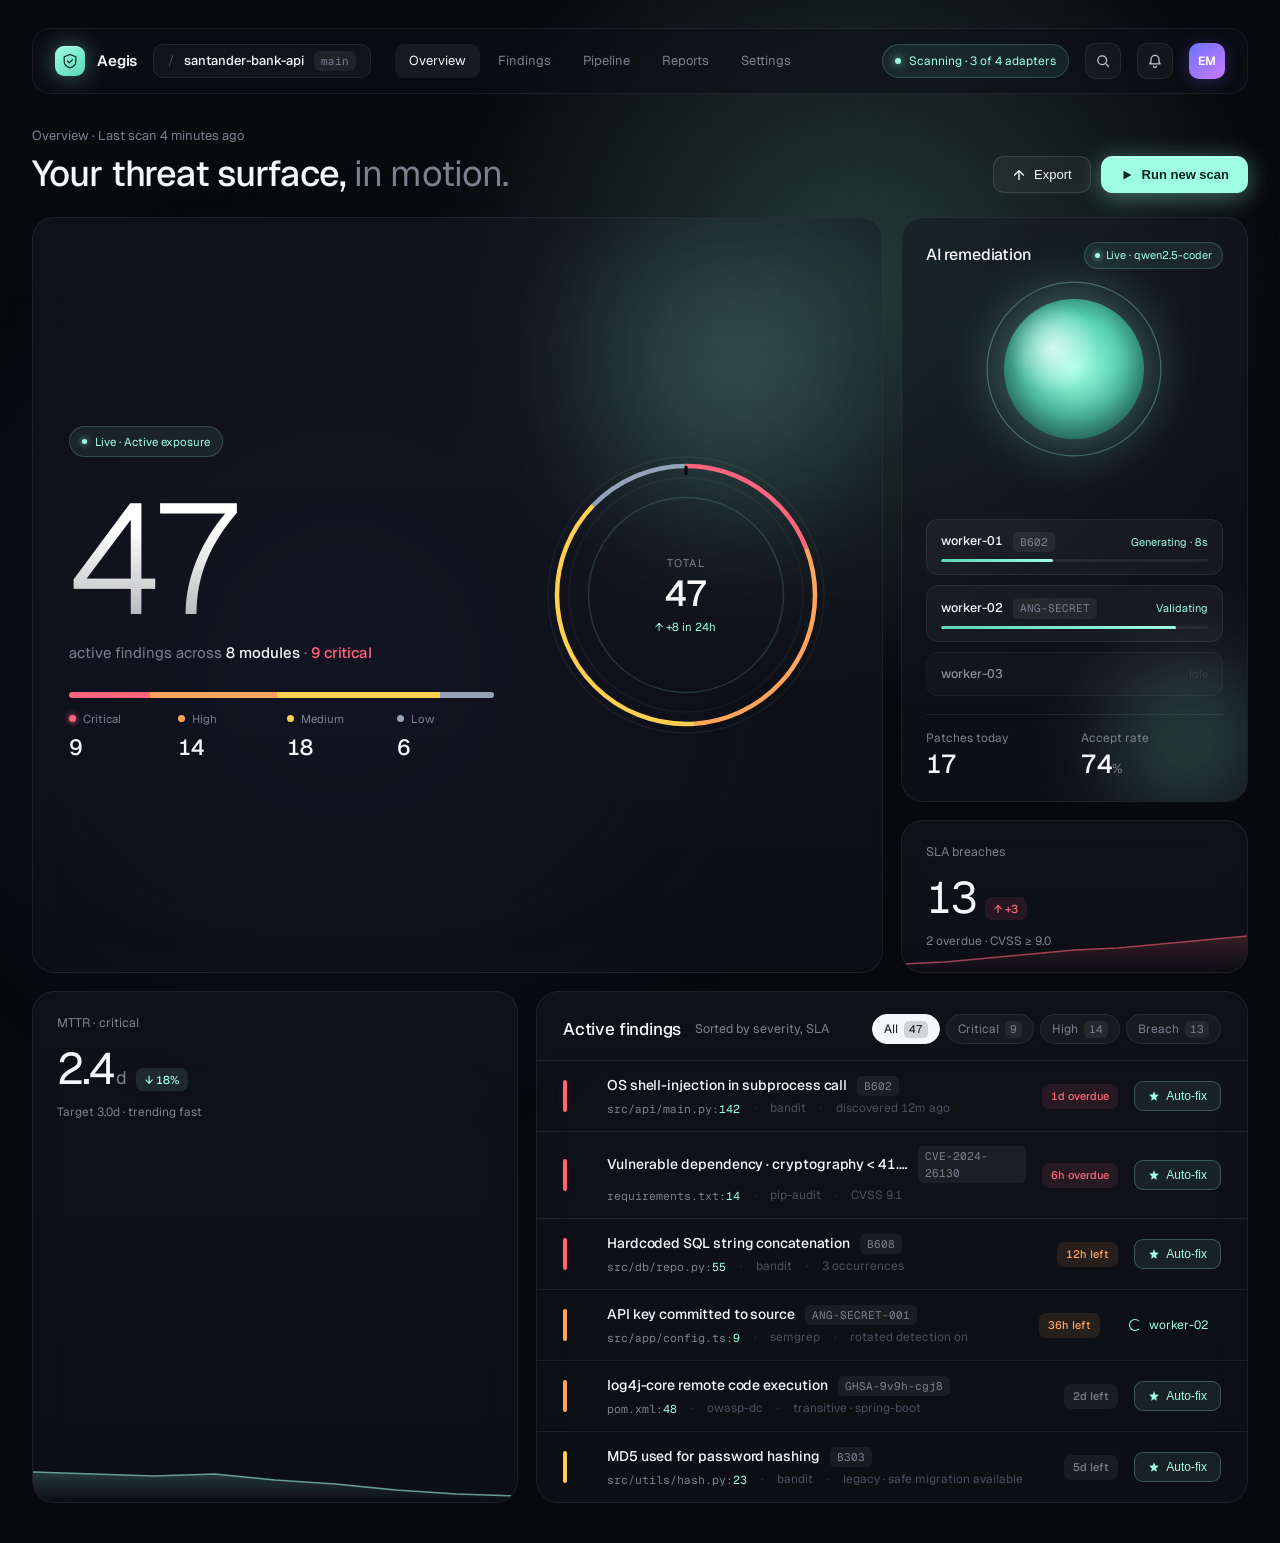
<file: docs/design/design_handoff_halo/Halo - modern futurist.html>
<!doctype html>
<html lang="en">
<head>
<meta charset="utf-8">
<meta name="viewport" content="width=device-width, initial-scale=1">
<title>Aegis · Halo — modern futurist</title>
<link rel="preconnect" href="https://fonts.googleapis.com">
<link rel="preconnect" href="https://fonts.gstatic.com" crossorigin>
<link href="https://fonts.googleapis.com/css2?family=Geist:wght@300;400;500;600;700&family=Geist+Mono:wght@400;500&display=swap" rel="stylesheet">
<style>
  :root {
    --bg:        #07090C;
    --bg-warm:   #0A0D12;
    --surface:   rgba(255, 255, 255, 0.025);
    --surface-2: rgba(255, 255, 255, 0.04);
    --surface-3: rgba(255, 255, 255, 0.06);
    --border:    rgba(255, 255, 255, 0.07);
    --border-2:  rgba(255, 255, 255, 0.12);

    --t-hi:      #F5F7FA;
    --t:         #C2C8D2;
    --t-dim:     #7A818F;
    --t-mute:    #4A5160;
    --t-faint:   #2A2F3A;

    /* Single accent — electric mint */
    --mint:      #9EFFE0;
    --mint-dim:  #5AD7B5;
    --mint-glow: rgba(158, 255, 224, 0.40);
    --mint-soft: rgba(158, 255, 224, 0.08);

    /* Severity — warm and confident */
    --crit:      #FF647D;
    --crit-soft: rgba(255, 100, 125, 0.10);
    --high:      #FFA45C;
    --high-soft: rgba(255, 164, 92, 0.10);
    --med:       #FFCF50;
    --med-soft:  rgba(255, 207, 80, 0.10);
    --low:       #94A3B8;
    --low-soft:  rgba(148, 163, 184, 0.10);

    --f: "Geist", system-ui, sans-serif;
    --f-mono: "Geist Mono", ui-monospace, monospace;
  }

  * { box-sizing: border-box; }
  html, body {
    margin: 0; padding: 0;
    background: var(--bg);
    color: var(--t);
    font-family: var(--f);
    font-size: 14px;
    line-height: 1.5;
    -webkit-font-smoothing: antialiased;
    text-rendering: optimizeLegibility;
    font-feature-settings: "ss01", "ss03", "tnum";
    min-height: 100vh;
    overflow-x: hidden;
  }

  /* ============ AMBIENT — atmospheric, breathing ============ */
  .atmos {
    position: fixed; inset: 0; pointer-events: none; z-index: 0;
  }
  .atmos .b1 {
    position: absolute;
    top: -30%; right: -10%;
    width: 1100px; height: 1100px;
    background: radial-gradient(circle, var(--mint-glow) 0%, transparent 55%);
    filter: blur(8px);
    opacity: 0.50;
    animation: breathe 14s ease-in-out infinite;
  }
  .atmos .b2 {
    position: absolute;
    bottom: -40%; left: -20%;
    width: 1200px; height: 1200px;
    background: radial-gradient(circle, rgba(120, 100, 255, 0.18) 0%, transparent 60%);
    filter: blur(10px);
    opacity: 0.55;
    animation: breathe2 18s ease-in-out infinite;
  }
  .atmos .grain {
    position: absolute; inset: 0;
    background-image: radial-gradient(rgba(255,255,255,0.018) 1px, transparent 1px);
    background-size: 3px 3px;
    mix-blend-mode: overlay;
  }
  @keyframes breathe {
    0%, 100% { transform: scale(1) translate(0,0); opacity: 0.50; }
    50%      { transform: scale(1.08) translate(-30px, 20px); opacity: 0.65; }
  }
  @keyframes breathe2 {
    0%, 100% { transform: scale(1) translate(0,0); opacity: 0.55; }
    50%      { transform: scale(1.05) translate(40px, -30px); opacity: 0.40; }
  }

  /* ============ APP SHELL ============ */
  .app {
    position: relative; z-index: 1;
    width: 100%; min-height: 100vh;
    padding: 28px 32px 40px;
    max-width: 1480px;
    margin: 0 auto;
  }

  /* ============ NAV ============ */
  .nav {
    display: flex; align-items: center; gap: 16px;
    padding: 14px 22px;
    background: rgba(13, 16, 22, 0.55);
    border: 1px solid var(--border);
    border-radius: 18px;
    backdrop-filter: blur(20px) saturate(140%);
    -webkit-backdrop-filter: blur(20px) saturate(140%);
    margin-bottom: 32px;
  }
  .brand {
    display: flex; align-items: center; gap: 12px;
  }
  .brand .mk {
    width: 30px; height: 30px;
    border-radius: 9px;
    background: linear-gradient(140deg, var(--mint) 0%, var(--mint-dim) 100%);
    display: grid; place-items: center;
    color: #06231C;
    box-shadow: 0 0 24px var(--mint-glow), inset 0 1px 0 rgba(255,255,255,0.4);
  }
  .brand .mk svg { width: 16px; height: 16px; }
  .brand .nm {
    font-weight: 600; font-size: 15px;
    color: var(--t-hi); letter-spacing: -0.01em;
  }
  .nav .repo {
    display: flex; align-items: center; gap: 10px;
    padding: 6px 14px;
    background: var(--surface-2);
    border: 1px solid var(--border);
    border-radius: 10px;
    font-size: 13px;
  }
  .nav .repo .sl { color: var(--t-mute); }
  .nav .repo .nm { color: var(--t-hi); font-weight: 500; }
  .nav .repo .br {
    color: var(--t-dim);
    padding: 2px 7px;
    background: var(--surface-3);
    border-radius: 6px;
    font-family: var(--f-mono);
    font-size: 11px;
  }
  .nav .links {
    display: flex; gap: 4px; margin-left: 8px;
  }
  .nav .links a {
    padding: 7px 14px;
    border-radius: 9px;
    font-size: 13px; color: var(--t-dim);
    text-decoration: none;
    transition: 160ms;
  }
  .nav .links a:hover { color: var(--t); background: var(--surface-2); }
  .nav .links a.on { color: var(--t-hi); background: var(--surface-3); }
  .nav .grow { flex: 1; }
  .nav .status {
    display: inline-flex; align-items: center; gap: 8px;
    padding: 7px 12px;
    background: var(--mint-soft);
    border: 1px solid rgba(158, 255, 224, 0.18);
    border-radius: 999px;
    font-size: 12px; color: var(--mint);
  }
  .nav .status .dot {
    width: 6px; height: 6px; border-radius: 50%;
    background: var(--mint);
    box-shadow: 0 0 8px var(--mint);
    animation: pulse 2s ease-in-out infinite;
  }
  @keyframes pulse {
    0%, 100% { opacity: 1; }
    50%      { opacity: 0.45; }
  }
  .nav .ic-btn {
    width: 36px; height: 36px;
    border-radius: 10px;
    background: var(--surface-2);
    border: 1px solid var(--border);
    display: grid; place-items: center;
    color: var(--t); cursor: pointer;
    transition: 160ms;
  }
  .nav .ic-btn:hover { background: var(--surface-3); color: var(--t-hi); }
  .nav .ic-btn svg { width: 16px; height: 16px; }
  .nav .avatar {
    width: 36px; height: 36px;
    border-radius: 10px;
    background: linear-gradient(140deg, #6B73FF, #C97AFF);
    display: grid; place-items: center;
    color: #fff; font-weight: 600; font-size: 12px;
    box-shadow: 0 2px 16px rgba(120,100,255,0.30);
  }

  /* ============ PAGE HEADER ============ */
  .head {
    display: grid;
    grid-template-columns: 1fr auto;
    gap: 24px;
    align-items: flex-end;
    margin-bottom: 24px;
  }
  .head .lbl {
    font-size: 13px; color: var(--t-dim);
    margin-bottom: 8px;
  }
  .head h1 {
    margin: 0;
    font-size: 36px;
    font-weight: 500;
    line-height: 1.1;
    color: var(--t-hi);
    letter-spacing: -0.025em;
  }
  .head h1 .lt { color: var(--t-dim); font-weight: 400; }
  .head .actions {
    display: flex; gap: 10px;
  }
  .btn {
    display: inline-flex; align-items: center; gap: 8px;
    padding: 10px 18px;
    border-radius: 11px;
    font-size: 13px; font-weight: 500;
    cursor: pointer; transition: 160ms;
    border: 1px solid var(--border-2);
    background: var(--surface-2);
    color: var(--t-hi);
  }
  .btn:hover { background: var(--surface-3); }
  .btn.primary {
    background: var(--mint);
    color: #06231C;
    border-color: var(--mint);
    box-shadow: 0 4px 24px var(--mint-glow), inset 0 1px 0 rgba(255,255,255,0.4);
    font-weight: 600;
  }
  .btn.primary:hover {
    background: #B5FFE5;
    transform: translateY(-1px);
    box-shadow: 0 6px 32px var(--mint-glow), inset 0 1px 0 rgba(255,255,255,0.5);
  }

  /* ============ BENTO GRID ============ */
  .bento {
    display: grid;
    grid-template-columns: 1.4fr 1fr 1fr;
    grid-auto-rows: minmax(0, auto);
    gap: 18px;
  }
  .card {
    background:
      linear-gradient(180deg, rgba(255,255,255,0.025) 0%, rgba(255,255,255,0.01) 100%),
      rgba(13, 16, 22, 0.55);
    border: 1px solid var(--border);
    border-radius: 22px;
    backdrop-filter: blur(20px) saturate(140%);
    -webkit-backdrop-filter: blur(20px) saturate(140%);
    padding: 24px;
    position: relative;
    overflow: hidden;
  }
  .card .ttl {
    font-size: 12.5px; color: var(--t-dim);
    margin-bottom: 4px;
    display: flex; align-items: center; gap: 8px;
  }
  .card .ttl .accent { color: var(--mint); }

  /* ---- HERO CARD ---- */
  .hero {
    grid-column: span 2;
    grid-row: span 2;
    padding: 32px 36px;
    display: grid;
    grid-template-columns: 1fr 320px;
    gap: 32px;
    align-items: center;
  }
  .hero::before {
    content: "";
    position: absolute;
    top: -100px; right: -100px;
    width: 500px; height: 500px;
    background: radial-gradient(circle, var(--mint-glow), transparent 60%);
    filter: blur(40px);
    opacity: 0.6;
    pointer-events: none;
  }
  .hero .l-col { position: relative; z-index: 2; }
  .hero .eyebrow {
    display: inline-flex; align-items: center; gap: 8px;
    padding: 6px 12px;
    background: var(--mint-soft);
    border: 1px solid rgba(158, 255, 224, 0.18);
    border-radius: 999px;
    font-size: 11.5px; color: var(--mint);
    margin-bottom: 28px;
  }
  .hero .eyebrow .dot {
    width: 5px; height: 5px; border-radius: 50%;
    background: var(--mint); box-shadow: 0 0 6px var(--mint);
    animation: pulse 1.8s ease-in-out infinite;
  }
  .hero .figure {
    font-size: 156px;
    font-weight: 300;
    line-height: 0.95;
    letter-spacing: -0.06em;
    color: var(--t-hi);
    font-variant-numeric: tabular-nums;
    margin: 0 0 8px;
    background: linear-gradient(180deg, #FFFFFF 30%, rgba(255,255,255,0.65) 100%);
    -webkit-background-clip: text;
    background-clip: text;
    -webkit-text-fill-color: transparent;
  }
  .hero .figure-cap {
    font-size: 15px;
    color: var(--t-dim);
    margin-bottom: 28px;
  }
  .hero .figure-cap .strong { color: var(--t-hi); font-weight: 500; }
  .hero .figure-cap .crit { color: var(--crit); font-weight: 500; }

  /* Severity row — proportional bar */
  .sev-row {
    display: flex; flex-direction: column; gap: 12px;
  }
  .sev-bar {
    display: flex;
    height: 6px;
    border-radius: 999px;
    overflow: hidden;
    background: var(--surface-3);
  }
  .sev-bar > i { display: block; height: 100%; }
  .sev-bar > i.c { background: var(--crit); }
  .sev-bar > i.h { background: var(--high); }
  .sev-bar > i.m { background: var(--med); }
  .sev-bar > i.l { background: var(--low); }
  .sev-legend {
    display: grid; grid-template-columns: repeat(4, 1fr);
    gap: 12px;
  }
  .sev-legend .it {
    display: flex; flex-direction: column; gap: 4px;
  }
  .sev-legend .it .l {
    display: flex; align-items: center; gap: 7px;
    font-size: 11.5px;
    color: var(--t-dim);
  }
  .sev-legend .it .l .sw {
    width: 7px; height: 7px; border-radius: 50%;
  }
  .sev-legend .it.c .sw { background: var(--crit); box-shadow: 0 0 6px var(--crit); }
  .sev-legend .it.h .sw { background: var(--high); }
  .sev-legend .it.m .sw { background: var(--med); }
  .sev-legend .it.l .sw { background: var(--low); }
  .sev-legend .it .n {
    font-size: 22px; font-weight: 500; color: var(--t-hi);
    font-variant-numeric: tabular-nums;
    letter-spacing: -0.01em;
  }

  /* Hero right column — radial visualizer */
  .hero .r-col {
    display: grid; place-items: center;
    position: relative; z-index: 2;
  }
  .hero .radial { width: 300px; height: 300px; position: relative; }
  .hero .radial svg { width: 100%; height: 100%; display: block; }
  .hero .radial .lbl {
    position: absolute;
    top: 50%; left: 50%; transform: translate(-50%, -50%);
    text-align: center;
  }
  .hero .radial .lbl .l {
    font-size: 11px; color: var(--t-dim);
    margin-bottom: 4px;
    text-transform: uppercase; letter-spacing: 0.1em;
  }
  .hero .radial .lbl .n {
    font-size: 36px; font-weight: 500;
    color: var(--t-hi); line-height: 1;
    font-variant-numeric: tabular-nums;
    letter-spacing: -0.02em;
  }
  .hero .radial .lbl .n .u { font-size: 14px; color: var(--t-dim); font-weight: 400; }
  .hero .radial .lbl .d {
    margin-top: 6px;
    font-size: 11.5px; color: var(--mint);
  }
  .hero .radial-rotate {
    animation: rotate 60s linear infinite;
    transform-origin: center;
  }
  @keyframes rotate { to { transform: rotate(360deg); } }

  /* ---- KPI CARDS ---- */
  .kpi { padding: 22px 24px; }
  .kpi .l {
    font-size: 12.5px; color: var(--t-dim);
    margin-bottom: 14px;
  }
  .kpi .v-row {
    display: flex; align-items: baseline; gap: 10px;
  }
  .kpi .n {
    font-size: 44px; font-weight: 400;
    color: var(--t-hi); line-height: 1;
    font-variant-numeric: tabular-nums;
    letter-spacing: -0.03em;
  }
  .kpi .n .u { font-size: 18px; color: var(--t-dim); font-weight: 400; margin-left: 2px; }
  .kpi .delta {
    display: inline-flex; align-items: center; gap: 3px;
    padding: 3px 9px;
    border-radius: 7px;
    font-size: 11.5px; font-weight: 500;
    font-variant-numeric: tabular-nums;
  }
  .kpi .delta.up { background: rgba(158, 255, 224, 0.10); color: var(--mint); }
  .kpi .delta.dn { background: var(--crit-soft); color: var(--crit); }
  .kpi .delta.warn { background: var(--high-soft); color: var(--high); }
  .kpi .delta.flat { background: var(--surface-3); color: var(--t-dim); }
  .kpi .foot {
    margin-top: 12px;
    font-size: 12px; color: var(--t-dim);
  }
  .kpi .spark {
    position: absolute; bottom: 0; right: 0; left: 0;
    height: 40px;
    pointer-events: none;
    opacity: 0.6;
  }
  .kpi .spark svg { width: 100%; height: 100%; display: block; }

  /* ---- FINDINGS CARD ---- */
  .findings {
    grid-column: span 2;
    padding: 0;
  }
  .findings .head-bar {
    padding: 22px 26px 16px;
    display: flex; align-items: center; gap: 14px;
    border-bottom: 1px solid var(--border);
  }
  .findings .head-bar h3 {
    margin: 0; font-size: 17px; font-weight: 500;
    color: var(--t-hi); letter-spacing: -0.01em;
  }
  .findings .head-bar .ct {
    font-size: 12.5px; color: var(--t-dim);
  }
  .findings .head-bar .filt {
    margin-left: auto;
    display: flex; gap: 6px;
  }
  .chip {
    display: inline-flex; align-items: center; gap: 6px;
    padding: 5px 11px;
    background: var(--surface-2);
    border: 1px solid var(--border);
    border-radius: 999px;
    font-size: 12px; color: var(--t-dim);
    cursor: pointer;
  }
  .chip:hover { background: var(--surface-3); color: var(--t); }
  .chip.on { background: var(--t-hi); color: var(--bg); border-color: var(--t-hi); }
  .chip .n {
    font-size: 11px;
    padding: 0 5px;
    border-radius: 5px;
    background: var(--surface-3);
    color: var(--t-dim);
    font-variant-numeric: tabular-nums;
  }
  .chip.on .n { background: rgba(7, 9, 12, 0.15); color: var(--bg); }

  .findings .list {
    display: flex; flex-direction: column;
  }
  .frow {
    display: grid;
    grid-template-columns: 28px 1fr auto auto;
    gap: 16px;
    align-items: center;
    padding: 14px 26px;
    border-bottom: 1px solid var(--border);
    position: relative;
    transition: 120ms;
  }
  .frow:last-child { border-bottom: none; }
  .frow:hover { background: var(--surface-2); }
  .frow .sev-mark {
    width: 4px; height: 32px;
    border-radius: 2px;
  }
  .frow .sev-mark.c { background: var(--crit); box-shadow: 0 0 8px var(--crit-soft); }
  .frow .sev-mark.h { background: var(--high); }
  .frow .sev-mark.m { background: var(--med); }
  .frow .body {
    display: flex; flex-direction: column; gap: 3px;
    min-width: 0;
  }
  .frow .top-row {
    display: flex; align-items: center; gap: 10px;
    min-width: 0;
  }
  .frow .rule {
    font-size: 14px; font-weight: 500; color: var(--t-hi);
    letter-spacing: -0.005em;
    overflow: hidden; text-overflow: ellipsis; white-space: nowrap;
  }
  .frow .id {
    font-family: var(--f-mono);
    font-size: 11px;
    color: var(--t-dim);
    padding: 2px 7px;
    background: var(--surface-3);
    border-radius: 5px;
  }
  .frow .bot-row {
    display: flex; align-items: center; gap: 14px;
    font-size: 12px; color: var(--t-dim);
  }
  .frow .path {
    font-family: var(--f-mono); font-size: 11.5px;
    color: var(--t-dim);
    overflow: hidden; text-overflow: ellipsis; white-space: nowrap;
  }
  .frow .path .ln { color: var(--mint); }
  .frow .tool { color: var(--t-mute); }
  .frow .dot-sep { color: var(--t-faint); }
  .frow .sla {
    font-size: 11px; font-weight: 500;
    padding: 4px 9px;
    border-radius: 7px;
  }
  .frow .sla.brk { background: var(--crit-soft); color: var(--crit); }
  .frow .sla.warn { background: var(--high-soft); color: var(--high); }
  .frow .sla.ok { background: var(--surface-3); color: var(--t-dim); }
  .frow .act {
    display: inline-flex; align-items: center; gap: 6px;
    padding: 7px 13px;
    border-radius: 9px;
    background: var(--surface-3);
    color: var(--t);
    font-size: 12px; font-weight: 500;
    border: 1px solid var(--border-2);
    cursor: pointer;
    transition: 160ms;
  }
  .frow .act:hover { background: var(--surface-3); color: var(--t-hi); }
  .frow .act.ai {
    background: var(--mint-soft);
    color: var(--mint);
    border-color: rgba(158, 255, 224, 0.25);
  }
  .frow .act.ai:hover {
    background: rgba(158, 255, 224, 0.16);
    box-shadow: 0 0 16px rgba(158, 255, 224, 0.20);
  }
  .frow .fixing {
    display: inline-flex; align-items: center; gap: 8px;
    padding: 7px 13px;
    font-size: 12px;
    color: var(--mint);
  }
  .frow .fixing .sp {
    width: 12px; height: 12px;
    border: 1.5px solid var(--mint);
    border-right-color: transparent;
    border-radius: 50%;
    animation: spin 0.8s linear infinite;
  }
  @keyframes spin { to { transform: rotate(360deg); } }

  /* ---- AI CARD ---- */
  .ai-card {
    padding: 24px;
    display: flex; flex-direction: column; gap: 18px;
    position: relative;
    overflow: hidden;
  }
  .ai-card::before {
    content: "";
    position: absolute;
    bottom: -80px; right: -80px;
    width: 280px; height: 280px;
    background: radial-gradient(circle, var(--mint-glow), transparent 60%);
    filter: blur(40px);
    opacity: 0.7;
    pointer-events: none;
  }
  .ai-card .ai-head {
    display: flex; align-items: center; gap: 10px;
    position: relative; z-index: 2;
  }
  .ai-card .ai-head h3 {
    margin: 0; font-size: 16px; font-weight: 500;
    color: var(--t-hi); letter-spacing: -0.01em;
  }
  .ai-card .ai-head .badge {
    margin-left: auto;
    display: inline-flex; align-items: center; gap: 6px;
    padding: 4px 10px;
    background: var(--mint-soft);
    border: 1px solid rgba(158, 255, 224, 0.18);
    border-radius: 999px;
    font-size: 11px; color: var(--mint);
  }
  .ai-card .ai-head .badge .dot {
    width: 5px; height: 5px; border-radius: 50%;
    background: var(--mint); box-shadow: 0 0 6px var(--mint);
    animation: pulse 1.8s ease-in-out infinite;
  }

  /* Orb visualizer */
  .orb-wrap {
    display: grid; place-items: center;
    padding: 12px 0;
    position: relative; z-index: 2;
  }
  .orb {
    width: 140px; height: 140px;
    position: relative;
  }
  .orb::before, .orb::after {
    content: "";
    position: absolute; inset: 0;
    border-radius: 50%;
  }
  .orb::before {
    background:
      radial-gradient(circle at 35% 35%, rgba(255,255,255,0.7) 0%, transparent 35%),
      radial-gradient(circle at 50% 50%, var(--mint) 0%, var(--mint-dim) 50%, #1A6F5C 100%);
    box-shadow:
      0 0 60px var(--mint-glow),
      inset 0 -20px 40px rgba(0,0,0,0.4);
    animation: orb-pulse 3s ease-in-out infinite;
  }
  .orb::after {
    border: 1px solid rgba(158,255,224,0.30);
    transform: scale(1.25);
    animation: ring 3s ease-in-out infinite;
  }
  @keyframes orb-pulse {
    0%, 100% { transform: scale(1); }
    50%      { transform: scale(1.04); }
  }
  @keyframes ring {
    0%, 100% { opacity: 0.8; transform: scale(1.25); }
    50%      { opacity: 0.3; transform: scale(1.5); }
  }

  /* Waveform */
  .wave {
    height: 32px;
    position: relative; z-index: 2;
    display: flex; align-items: center; gap: 3px;
    justify-content: center;
  }
  .wave i {
    display: block;
    width: 3px;
    background: var(--mint);
    border-radius: 2px;
    opacity: 0.6;
    animation: bar 1.2s ease-in-out infinite;
  }
  @keyframes bar {
    0%, 100% { height: 6px; }
    50%      { height: var(--h, 22px); }
  }

  .ai-card .workers {
    display: flex; flex-direction: column; gap: 10px;
    position: relative; z-index: 2;
  }
  .wrk {
    padding: 12px 14px;
    background: var(--surface-2);
    border: 1px solid var(--border);
    border-radius: 12px;
    display: flex; flex-direction: column; gap: 7px;
  }
  .wrk .r1 {
    display: flex; align-items: center; gap: 10px;
    font-size: 12.5px;
  }
  .wrk .r1 .nm { color: var(--t-hi); font-weight: 500; }
  .wrk .r1 .tg {
    font-family: var(--f-mono); font-size: 11px;
    color: var(--t-dim);
    padding: 2px 7px;
    background: var(--surface-3);
    border-radius: 5px;
  }
  .wrk .r1 .st {
    margin-left: auto;
    font-size: 11px; color: var(--mint);
  }
  .wrk .r1 .st.val { color: var(--mint); }
  .wrk .r1 .st.idle { color: var(--t-mute); }
  .wrk .bar {
    height: 3px; background: var(--surface-3);
    border-radius: 999px; overflow: hidden;
  }
  .wrk .bar > i {
    display: block; height: 100%;
    background: linear-gradient(90deg, var(--mint-dim), var(--mint));
    border-radius: 999px;
  }
  .wrk.idle { opacity: 0.55; }
  .wrk.idle .bar { display: none; }

  .ai-card .stats {
    display: grid; grid-template-columns: 1fr 1fr;
    gap: 14px;
    padding-top: 14px;
    border-top: 1px solid var(--border);
    position: relative; z-index: 2;
  }
  .ai-card .stats .it .l {
    font-size: 12px; color: var(--t-dim);
    margin-bottom: 4px;
  }
  .ai-card .stats .it .n {
    font-size: 26px; font-weight: 500;
    color: var(--t-hi); line-height: 1;
    font-variant-numeric: tabular-nums;
    letter-spacing: -0.02em;
  }
  .ai-card .stats .it .n .u {
    font-size: 13px; color: var(--t-dim); font-weight: 400;
  }

  /* repo selector chip in nav */
  .ic {
    width: 14px; height: 14px;
  }
</style>
</head>
<body>

<svg width="0" height="0" style="position:absolute" aria-hidden="true">
  <defs>
    <symbol id="logo" viewBox="0 0 22 22">
      <path d="M11 2 L19 5.2 L19 11.8 C19 16 15.5 19.3 11 20.5 C6.5 19.3 3 16 3 11.8 L3 5.2 Z" fill="none" stroke="currentColor" stroke-width="1.6" stroke-linejoin="round"/>
      <path d="M7.5 11 L10 13.5 L14.5 9" fill="none" stroke="currentColor" stroke-width="1.6" stroke-linecap="round" stroke-linejoin="round"/>
    </symbol>
  </defs>
</svg>

<div class="atmos">
  <div class="b1"></div>
  <div class="b2"></div>
  <div class="grain"></div>
</div>

<div class="app">

  <!-- NAV -->
  <div class="nav">
    <div class="brand">
      <div class="mk"><svg><use href="#logo"/></svg></div>
      <span class="nm">Aegis</span>
    </div>
    <div class="repo">
      <span class="sl">/</span>
      <span class="nm">santander-bank-api</span>
      <span class="br">main</span>
    </div>
    <div class="links">
      <a href="#" class="on">Overview</a>
      <a href="#">Findings</a>
      <a href="#">Pipeline</a>
      <a href="#">Reports</a>
      <a href="#">Settings</a>
    </div>
    <div class="grow"></div>
    <div class="status">
      <span class="dot"></span>
      <span>Scanning · 3 of 4 adapters</span>
    </div>
    <div class="ic-btn" title="Search">
      <svg viewBox="0 0 20 20" fill="none">
        <circle cx="9" cy="9" r="5.5" stroke="currentColor" stroke-width="1.6"/>
        <path d="M13 13 L17 17" stroke="currentColor" stroke-width="1.6" stroke-linecap="round"/>
      </svg>
    </div>
    <div class="ic-btn" title="Notifications">
      <svg viewBox="0 0 20 20" fill="none">
        <path d="M5 8.5C5 5.46 7.24 3 10 3C12.76 3 15 5.46 15 8.5V11L16.5 13.5H3.5L5 11V8.5Z" stroke="currentColor" stroke-width="1.6" stroke-linejoin="round"/>
        <path d="M8 16C8 17.1 8.9 18 10 18C11.1 18 12 17.1 12 16" stroke="currentColor" stroke-width="1.6"/>
      </svg>
    </div>
    <div class="avatar">EM</div>
  </div>

  <!-- PAGE HEAD -->
  <div class="head">
    <div>
      <div class="lbl">Overview · Last scan 4 minutes ago</div>
      <h1>Your threat surface, <span class="lt">in motion.</span></h1>
    </div>
    <div class="actions">
      <button class="btn">
        <svg width="14" height="14" viewBox="0 0 16 16" fill="none">
          <path d="M3 8 L8 3 L13 8 M8 3 V13" stroke="currentColor" stroke-width="1.6" stroke-linecap="round" stroke-linejoin="round"/>
        </svg>
        Export
      </button>
      <button class="btn primary">
        <svg width="14" height="14" viewBox="0 0 16 16" fill="none">
          <path d="M4 3 L13 8 L4 13 Z" fill="currentColor"/>
        </svg>
        Run new scan
      </button>
    </div>
  </div>

  <!-- BENTO -->
  <div class="bento">

    <!-- HERO -->
    <div class="card hero">
      <div class="l-col">
        <div class="eyebrow"><span class="dot"></span>Live · Active exposure</div>
        <div class="figure">47</div>
        <div class="figure-cap">
          active findings across <span class="strong">8 modules</span> · <span class="crit">9 critical</span>
        </div>
        <div class="sev-row">
          <div class="sev-bar">
            <i class="c" style="width: 19.1%"></i>
            <i class="h" style="width: 29.8%"></i>
            <i class="m" style="width: 38.3%"></i>
            <i class="l" style="width: 12.8%"></i>
          </div>
          <div class="sev-legend">
            <div class="it c"><div class="l"><span class="sw"></span>Critical</div><div class="n">9</div></div>
            <div class="it h"><div class="l"><span class="sw"></span>High</div><div class="n">14</div></div>
            <div class="it m"><div class="l"><span class="sw"></span>Medium</div><div class="n">18</div></div>
            <div class="it l"><div class="l"><span class="sw"></span>Low</div><div class="n">6</div></div>
          </div>
        </div>
      </div>

      <div class="r-col">
        <div class="radial">
          <svg viewBox="0 0 200 200" class="radial-rotate">
            <!-- soft outer ring -->
            <circle cx="100" cy="100" r="92" fill="none" stroke="rgba(255,255,255,0.05)" stroke-width="1"/>
            <circle cx="100" cy="100" r="78" fill="none" stroke="rgba(255,255,255,0.04)" stroke-width="1"/>

            <!-- severity arcs around the ring -->
            <!-- 47 segments total; 9 c / 14 h / 18 m / 6 l -->
            <!-- Critical: -90 → -90 + 9*(360/47) = -90 → -21.06 -->
            <circle cx="100" cy="100" r="86" fill="none"
                    stroke="#FF647D" stroke-width="3"
                    stroke-dasharray="103.4 540"
                    stroke-dashoffset="0"
                    transform="rotate(-90 100 100)"/>
            <!-- High: starts at 68.94deg, length 14*7.66=107.2 -->
            <circle cx="100" cy="100" r="86" fill="none"
                    stroke="#FFA45C" stroke-width="3"
                    stroke-dasharray="160.8 540"
                    stroke-dashoffset="-103.4"
                    transform="rotate(-90 100 100)"/>
            <!-- Medium: 18 -->
            <circle cx="100" cy="100" r="86" fill="none"
                    stroke="#FFCF50" stroke-width="3"
                    stroke-dasharray="206.8 540"
                    stroke-dashoffset="-264.2"
                    transform="rotate(-90 100 100)"/>
            <!-- Low: 6 -->
            <circle cx="100" cy="100" r="86" fill="none"
                    stroke="#94A3B8" stroke-width="3"
                    stroke-dasharray="68.9 540"
                    stroke-dashoffset="-471"
                    transform="rotate(-90 100 100)"/>

            <!-- gap markers -->
            <g stroke="#07090C" stroke-width="2">
              <line x1="100" y1="14" x2="100" y2="20"/>
            </g>

            <!-- inner glow ring -->
            <circle cx="100" cy="100" r="65" fill="none" stroke="rgba(158,255,224,0.15)" stroke-width="1"/>

            <!-- subtle constellation dots around (decorative, evenly spaced) -->
            <g fill="rgba(255,255,255,0.25)">
              <circle cx="100" cy="100" r="0"/>
            </g>
          </svg>

          <div class="lbl">
            <div class="l">Total</div>
            <div class="n">47<span class="u"></span></div>
            <div class="d">↑ +8 in 24h</div>
          </div>
        </div>
      </div>
    </div>

    <!-- AI CARD -->
    <div class="card ai-card">
      <div class="ai-head">
        <h3>AI remediation</h3>
        <div class="badge"><span class="dot"></span>Live · qwen2.5-coder</div>
      </div>

      <div class="orb-wrap">
        <div class="orb"></div>
      </div>

      <div class="wave">
        <i style="--h: 14px; animation-delay: 0s"></i>
        <i style="--h: 22px; animation-delay: 0.1s"></i>
        <i style="--h: 18px; animation-delay: 0.2s"></i>
        <i style="--h: 28px; animation-delay: 0.3s"></i>
        <i style="--h: 24px; animation-delay: 0.4s"></i>
        <i style="--h: 18px; animation-delay: 0.5s"></i>
        <i style="--h: 30px; animation-delay: 0.6s"></i>
        <i style="--h: 20px; animation-delay: 0.7s"></i>
        <i style="--h: 26px; animation-delay: 0.8s"></i>
        <i style="--h: 14px; animation-delay: 0.9s"></i>
        <i style="--h: 22px; animation-delay: 1.0s"></i>
        <i style="--h: 18px; animation-delay: 1.1s"></i>
        <i style="--h: 24px; animation-delay: 1.0s"></i>
        <i style="--h: 18px; animation-delay: 0.9s"></i>
        <i style="--h: 14px; animation-delay: 0.8s"></i>
        <i style="--h: 22px; animation-delay: 0.7s"></i>
        <i style="--h: 28px; animation-delay: 0.6s"></i>
        <i style="--h: 24px; animation-delay: 0.5s"></i>
        <i style="--h: 18px; animation-delay: 0.4s"></i>
        <i style="--h: 14px; animation-delay: 0.3s"></i>
      </div>

      <div class="workers">
        <div class="wrk">
          <div class="r1">
            <span class="nm">worker-01</span>
            <span class="tg">B602</span>
            <span class="st">Generating · 8s</span>
          </div>
          <div class="bar"><i style="width: 42%"></i></div>
        </div>
        <div class="wrk">
          <div class="r1">
            <span class="nm">worker-02</span>
            <span class="tg">ANG-SECRET</span>
            <span class="st val">Validating</span>
          </div>
          <div class="bar"><i style="width: 88%"></i></div>
        </div>
        <div class="wrk idle">
          <div class="r1">
            <span class="nm">worker-03</span>
            <span class="st idle">Idle</span>
          </div>
        </div>
      </div>

      <div class="stats">
        <div class="it">
          <div class="l">Patches today</div>
          <div class="n">17</div>
        </div>
        <div class="it">
          <div class="l">Accept rate</div>
          <div class="n">74<span class="u">%</span></div>
        </div>
      </div>
    </div>

    <!-- KPI: SLA breaches -->
    <div class="card kpi">
      <div class="l">SLA breaches</div>
      <div class="v-row">
        <div class="n">13</div>
        <span class="delta dn">↑ +3</span>
      </div>
      <div class="foot">2 overdue · CVSS ≥ 9.0</div>
      <div class="spark">
        <svg viewBox="0 0 200 40" preserveAspectRatio="none">
          <defs>
            <linearGradient id="g1" x1="0" y1="0" x2="0" y2="1">
              <stop offset="0%" stop-color="#FF647D" stop-opacity="0.30"/>
              <stop offset="100%" stop-color="#FF647D" stop-opacity="0"/>
            </linearGradient>
          </defs>
          <path d="M0,32 L25,30 L50,26 L75,22 L100,18 L125,16 L150,12 L175,8 L200,4 L200,40 L0,40 Z" fill="url(#g1)"/>
          <polyline points="0,32 25,30 50,26 75,22 100,18 125,16 150,12 175,8 200,4"
                    fill="none" stroke="#FF647D" stroke-width="1.5" stroke-linecap="round"/>
        </svg>
      </div>
    </div>

    <!-- KPI: MTTR -->
    <div class="card kpi">
      <div class="l">MTTR · critical</div>
      <div class="v-row">
        <div class="n">2.4<span class="u">d</span></div>
        <span class="delta up">↓ 18%</span>
      </div>
      <div class="foot">Target 3.0d · trending fast</div>
      <div class="spark">
        <svg viewBox="0 0 200 40" preserveAspectRatio="none">
          <defs>
            <linearGradient id="g2" x1="0" y1="0" x2="0" y2="1">
              <stop offset="0%" stop-color="#9EFFE0" stop-opacity="0.30"/>
              <stop offset="100%" stop-color="#9EFFE0" stop-opacity="0"/>
            </linearGradient>
          </defs>
          <path d="M0,10 L25,12 L50,14 L75,12 L100,18 L125,22 L150,28 L175,32 L200,34 L200,40 L0,40 Z" fill="url(#g2)"/>
          <polyline points="0,10 25,12 50,14 75,12 100,18 125,22 150,28 175,32 200,34"
                    fill="none" stroke="#9EFFE0" stroke-width="1.5" stroke-linecap="round"/>
        </svg>
      </div>
    </div>

    <!-- FINDINGS -->
    <div class="card findings">
      <div class="head-bar">
        <h3>Active findings</h3>
        <span class="ct">Sorted by severity, SLA</span>
        <div class="filt">
          <span class="chip on">All <span class="n">47</span></span>
          <span class="chip">Critical <span class="n">9</span></span>
          <span class="chip">High <span class="n">14</span></span>
          <span class="chip">Breach <span class="n">13</span></span>
        </div>
      </div>
      <div class="list">

        <div class="frow">
          <div class="sev-mark c"></div>
          <div class="body">
            <div class="top-row">
              <span class="rule">OS shell-injection in subprocess call</span>
              <span class="id">B602</span>
            </div>
            <div class="bot-row">
              <span class="path">src/api/main.py:<span class="ln">142</span></span>
              <span class="dot-sep">·</span>
              <span class="tool">bandit</span>
              <span class="dot-sep">·</span>
              <span class="tool">discovered 12m ago</span>
            </div>
          </div>
          <span class="sla brk">1d overdue</span>
          <button class="act ai">
            <svg width="12" height="12" viewBox="0 0 12 12" fill="none">
              <path d="M6 1 L7.2 4.4 L10.8 4.8 L8.2 7.2 L8.8 10.8 L6 9 L3.2 10.8 L3.8 7.2 L1.2 4.8 L4.8 4.4 Z" fill="currentColor"/>
            </svg>
            Auto-fix
          </button>
        </div>

        <div class="frow">
          <div class="sev-mark c"></div>
          <div class="body">
            <div class="top-row">
              <span class="rule">Vulnerable dependency · cryptography &lt; 41.0.6</span>
              <span class="id">CVE-2024-26130</span>
            </div>
            <div class="bot-row">
              <span class="path">requirements.txt:<span class="ln">14</span></span>
              <span class="dot-sep">·</span>
              <span class="tool">pip-audit</span>
              <span class="dot-sep">·</span>
              <span class="tool">CVSS 9.1</span>
            </div>
          </div>
          <span class="sla brk">6h overdue</span>
          <button class="act ai">
            <svg width="12" height="12" viewBox="0 0 12 12" fill="none">
              <path d="M6 1 L7.2 4.4 L10.8 4.8 L8.2 7.2 L8.8 10.8 L6 9 L3.2 10.8 L3.8 7.2 L1.2 4.8 L4.8 4.4 Z" fill="currentColor"/>
            </svg>
            Auto-fix
          </button>
        </div>

        <div class="frow">
          <div class="sev-mark c"></div>
          <div class="body">
            <div class="top-row">
              <span class="rule">Hardcoded SQL string concatenation</span>
              <span class="id">B608</span>
            </div>
            <div class="bot-row">
              <span class="path">src/db/repo.py:<span class="ln">55</span></span>
              <span class="dot-sep">·</span>
              <span class="tool">bandit</span>
              <span class="dot-sep">·</span>
              <span class="tool">3 occurrences</span>
            </div>
          </div>
          <span class="sla warn">12h left</span>
          <button class="act ai">
            <svg width="12" height="12" viewBox="0 0 12 12" fill="none">
              <path d="M6 1 L7.2 4.4 L10.8 4.8 L8.2 7.2 L8.8 10.8 L6 9 L3.2 10.8 L3.8 7.2 L1.2 4.8 L4.8 4.4 Z" fill="currentColor"/>
            </svg>
            Auto-fix
          </button>
        </div>

        <div class="frow">
          <div class="sev-mark h"></div>
          <div class="body">
            <div class="top-row">
              <span class="rule">API key committed to source</span>
              <span class="id">ANG-SECRET-001</span>
            </div>
            <div class="bot-row">
              <span class="path">src/app/config.ts:<span class="ln">9</span></span>
              <span class="dot-sep">·</span>
              <span class="tool">semgrep</span>
              <span class="dot-sep">·</span>
              <span class="tool">rotated detection on</span>
            </div>
          </div>
          <span class="sla warn">36h left</span>
          <span class="fixing"><span class="sp"></span>worker-02</span>
        </div>

        <div class="frow">
          <div class="sev-mark h"></div>
          <div class="body">
            <div class="top-row">
              <span class="rule">log4j-core remote code execution</span>
              <span class="id">GHSA-9v9h-cgj8</span>
            </div>
            <div class="bot-row">
              <span class="path">pom.xml:<span class="ln">48</span></span>
              <span class="dot-sep">·</span>
              <span class="tool">owasp-dc</span>
              <span class="dot-sep">·</span>
              <span class="tool">transitive · spring-boot</span>
            </div>
          </div>
          <span class="sla ok">2d left</span>
          <button class="act ai">
            <svg width="12" height="12" viewBox="0 0 12 12" fill="none">
              <path d="M6 1 L7.2 4.4 L10.8 4.8 L8.2 7.2 L8.8 10.8 L6 9 L3.2 10.8 L3.8 7.2 L1.2 4.8 L4.8 4.4 Z" fill="currentColor"/>
            </svg>
            Auto-fix
          </button>
        </div>

        <div class="frow">
          <div class="sev-mark m"></div>
          <div class="body">
            <div class="top-row">
              <span class="rule">MD5 used for password hashing</span>
              <span class="id">B303</span>
            </div>
            <div class="bot-row">
              <span class="path">src/utils/hash.py:<span class="ln">23</span></span>
              <span class="dot-sep">·</span>
              <span class="tool">bandit</span>
              <span class="dot-sep">·</span>
              <span class="tool">legacy · safe migration available</span>
            </div>
          </div>
          <span class="sla ok">5d left</span>
          <button class="act ai">
            <svg width="12" height="12" viewBox="0 0 12 12" fill="none">
              <path d="M6 1 L7.2 4.4 L10.8 4.8 L8.2 7.2 L8.8 10.8 L6 9 L3.2 10.8 L3.8 7.2 L1.2 4.8 L4.8 4.4 Z" fill="currentColor"/>
            </svg>
            Auto-fix
          </button>
        </div>

      </div>
    </div>

  </div>

</div>

</body>
</html>
</file>
